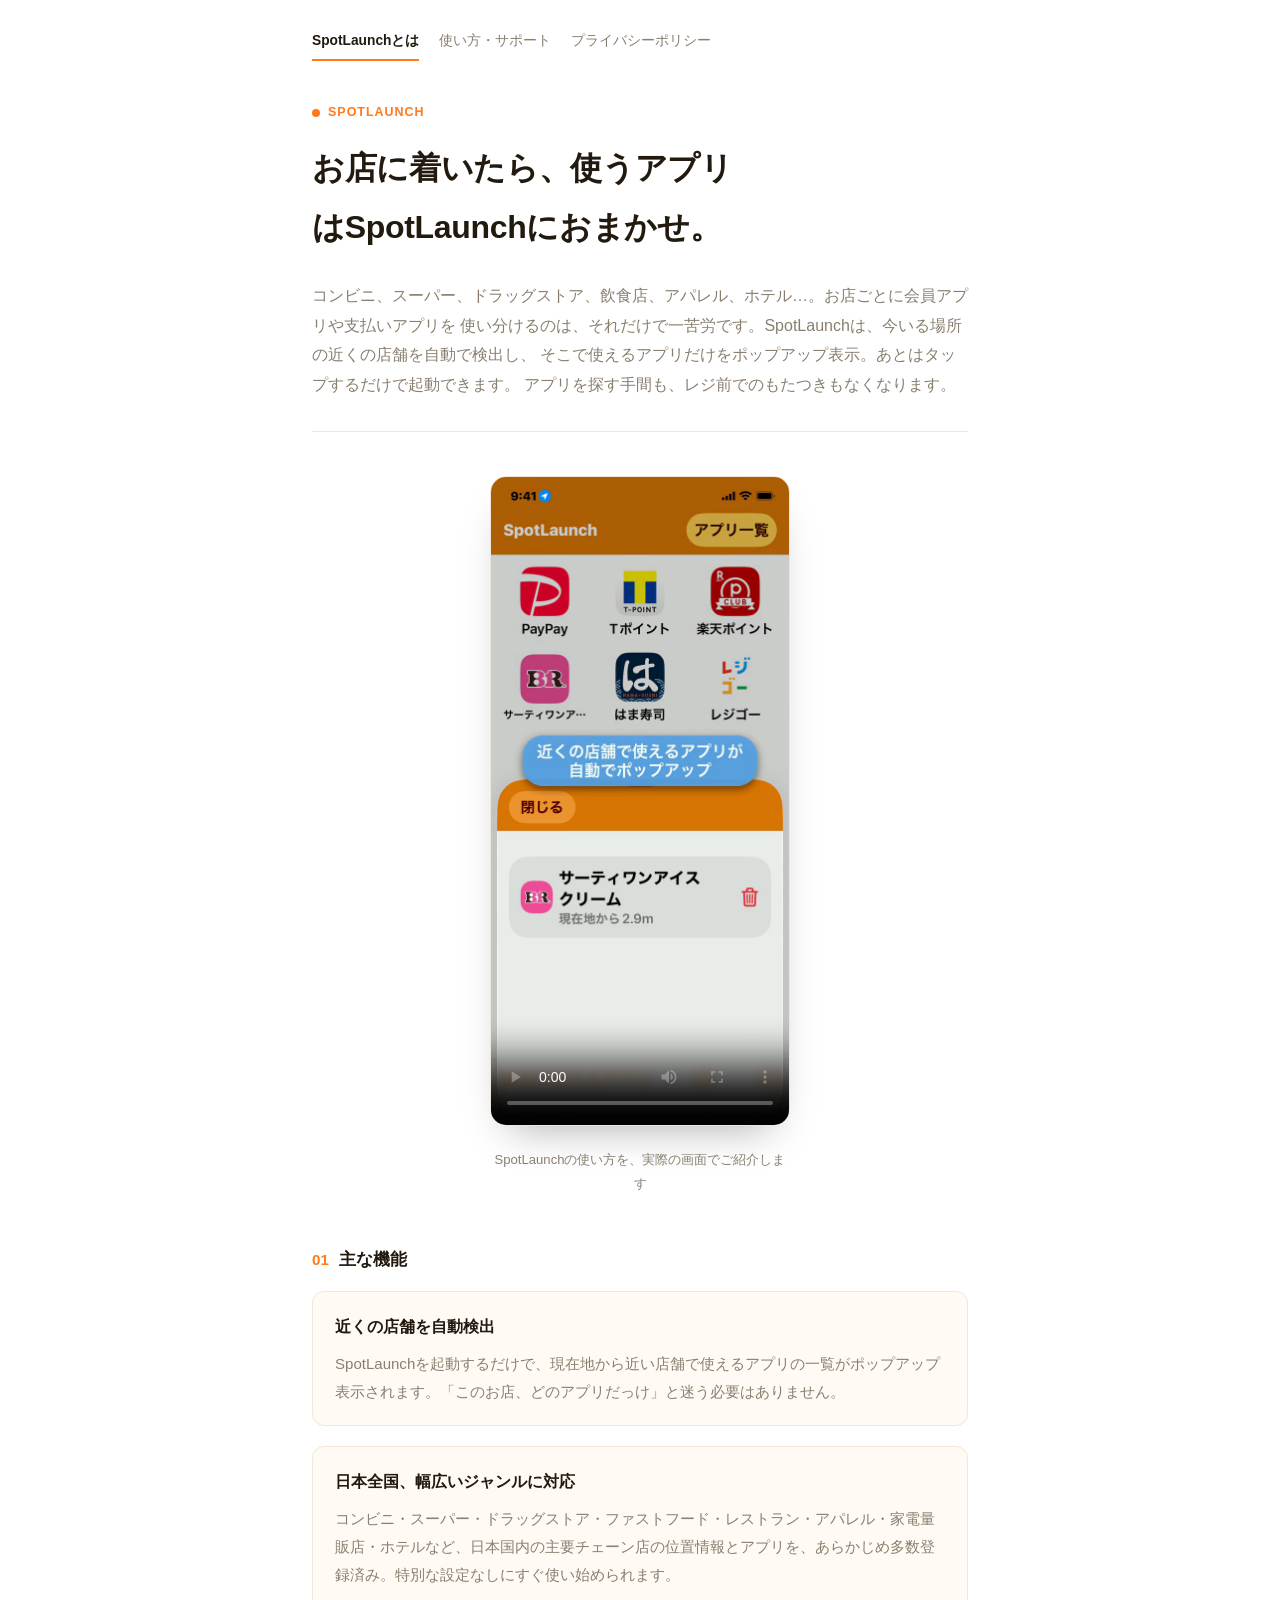
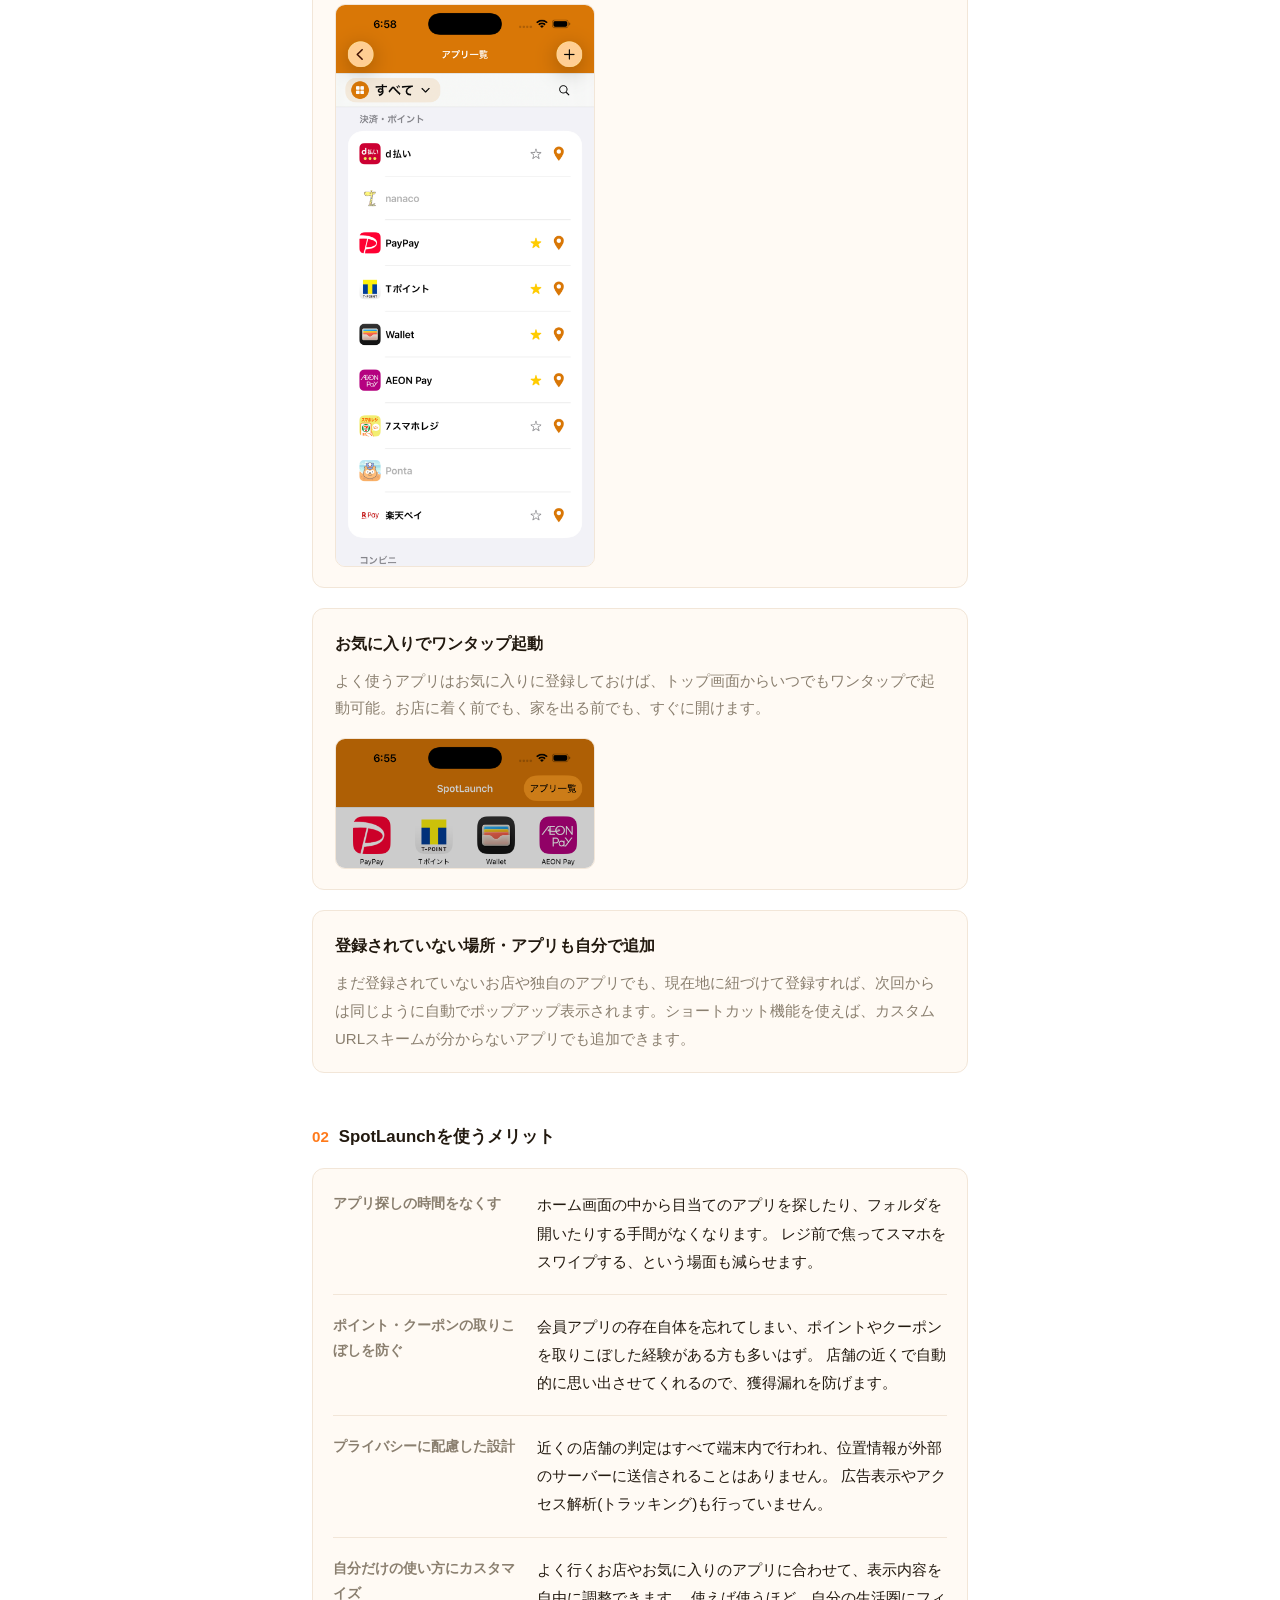
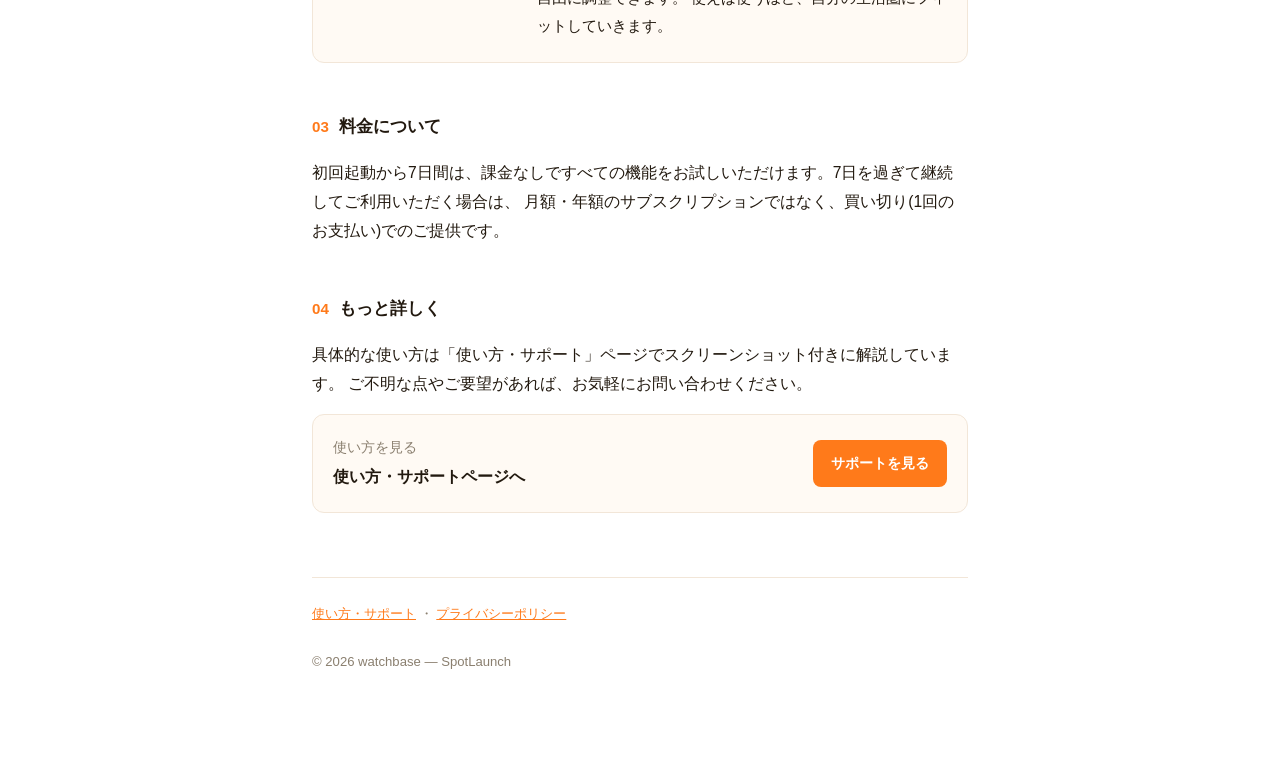
<file: index.html>
<!DOCTYPE html>
<html lang="ja">
<head>
<meta charset="UTF-8">
<meta name="viewport" content="width=device-width, initial-scale=1.0">
<title>SpotLaunch — お店に着いたら、使うアプリを自動でポップアップ</title>
<meta name="description" content="SpotLaunchは、今いる場所の近くにある店舗を検出し、その店舗の会員アプリや支払いアプリを自動的にポップアップ表示するiOSアプリです。">
<link rel="stylesheet" href="styles.css">
</head>
<body>
<nav class="site">
  <a href="index.html" class="current">SpotLaunchとは</a>
  <a href="support.html">使い方・サポート</a>
  <a href="privacy.html">プライバシーポリシー</a>
</nav>
<main>
  <p class="eyebrow">SPOTLAUNCH</p>
  <h1>お店に着いたら、使うアプリはSpotLaunchにおまかせ。</h1>

  <p class="lede">
    コンビニ、スーパー、ドラッグストア、飲食店、アパレル、ホテル…。お店ごとに会員アプリや支払いアプリを
    使い分けるのは、それだけで一苦労です。SpotLaunchは、今いる場所の近くの店舗を自動で検出し、
    そこで使えるアプリだけをポップアップ表示。あとはタップするだけで起動できます。
    アプリを探す手間も、レジ前でのもたつきもなくなります。
  </p>

  <div class="hero-shot">
    <video class="hero-video" controls playsinline preload="metadata" poster="images/HeroVideoPoster.png">
      <source src="videos/app-demo.mp4" type="video/mp4">
    </video>
    <p class="hero-video-caption">SpotLaunchの使い方を、実際の画面でご紹介します</p>
  </div>

  <h2><span class="mark">01</span>主な機能</h2>
  <div class="feature-grid">
    <div class="feature">
      <h3>近くの店舗を自動検出</h3>
      <p>SpotLaunchを起動するだけで、現在地から近い店舗で使えるアプリの一覧がポップアップ表示されます。「このお店、どのアプリだっけ」と迷う必要はありません。</p>
    </div>
    <div class="feature">
      <h3>日本全国、幅広いジャンルに対応</h3>
      <p>コンビニ・スーパー・ドラッグストア・ファストフード・レストラン・アパレル・家電量販店・ホテルなど、日本国内の主要チェーン店の位置情報とアプリを、あらかじめ多数登録済み。特別な設定なしにすぐ使い始められます。</p>
      <img class="shot" src="images/LandingAppList.png" alt="カテゴリ別に整理されたアプリ一覧画面のスクリーンショット">
    </div>
    <div class="feature">
      <h3>お気に入りでワンタップ起動</h3>
      <p>よく使うアプリはお気に入りに登録しておけば、トップ画面からいつでもワンタップで起動可能。お店に着く前でも、家を出る前でも、すぐに開けます。</p>
      <img class="shot" src="images/LandingHome.png" alt="お気に入り登録したアプリがトップ画面に並ぶスクリーンショット">
    </div>
    <div class="feature">
      <h3>登録されていない場所・アプリも自分で追加</h3>
      <p>まだ登録されていないお店や独自のアプリでも、現在地に紐づけて登録すれば、次回からは同じように自動でポップアップ表示されます。ショートカット機能を使えば、カスタムURLスキームが分からないアプリでも追加できます。</p>
    </div>
  </div>

  <h2><span class="mark">02</span>SpotLaunchを使うメリット</h2>
  <dl class="card">
    <div class="row">
      <dt>アプリ探しの時間をなくす</dt>
      <dd>
        ホーム画面の中から目当てのアプリを探したり、フォルダを開いたりする手間がなくなります。
        レジ前で焦ってスマホをスワイプする、という場面も減らせます。
      </dd>
    </div>
    <div class="row">
      <dt>ポイント・クーポンの取りこぼしを防ぐ</dt>
      <dd>
        会員アプリの存在自体を忘れてしまい、ポイントやクーポンを取りこぼした経験がある方も多いはず。
        店舗の近くで自動的に思い出させてくれるので、獲得漏れを防げます。
      </dd>
    </div>
    <div class="row">
      <dt>プライバシーに配慮した設計</dt>
      <dd>
        近くの店舗の判定はすべて端末内で行われ、位置情報が外部のサーバーに送信されることはありません。
        広告表示やアクセス解析(トラッキング)も行っていません。
      </dd>
    </div>
    <div class="row">
      <dt>自分だけの使い方にカスタマイズ</dt>
      <dd>
        よく行くお店やお気に入りのアプリに合わせて、表示内容を自由に調整できます。
        使えば使うほど、自分の生活圏にフィットしていきます。
      </dd>
    </div>
  </dl>

  <h2><span class="mark">03</span>料金について</h2>
  <p>
    初回起動から7日間は、課金なしですべての機能をお試しいただけます。7日を過ぎて継続してご利用いただく場合は、
    月額・年額のサブスクリプションではなく、買い切り(1回のお支払い)でのご提供です。
  </p>

  <h2><span class="mark">04</span>もっと詳しく</h2>
  <p>
    具体的な使い方は「使い方・サポート」ページでスクリーンショット付きに解説しています。
    ご不明な点やご要望があれば、お気軽にお問い合わせください。
  </p>
  <div class="contact-card">
    <div>
      <div class="label">使い方を見る</div>
      <div class="email">使い方・サポートページへ</div>
    </div>
    <a class="button" href="support.html">サポートを見る</a>
  </div>

  <footer>
    <a href="support.html">使い方・サポート</a> ・
    <a href="privacy.html">プライバシーポリシー</a><br><br>
    © 2026 watchbase — SpotLaunch
  </footer>
</main>
</body>
</html>
</file>
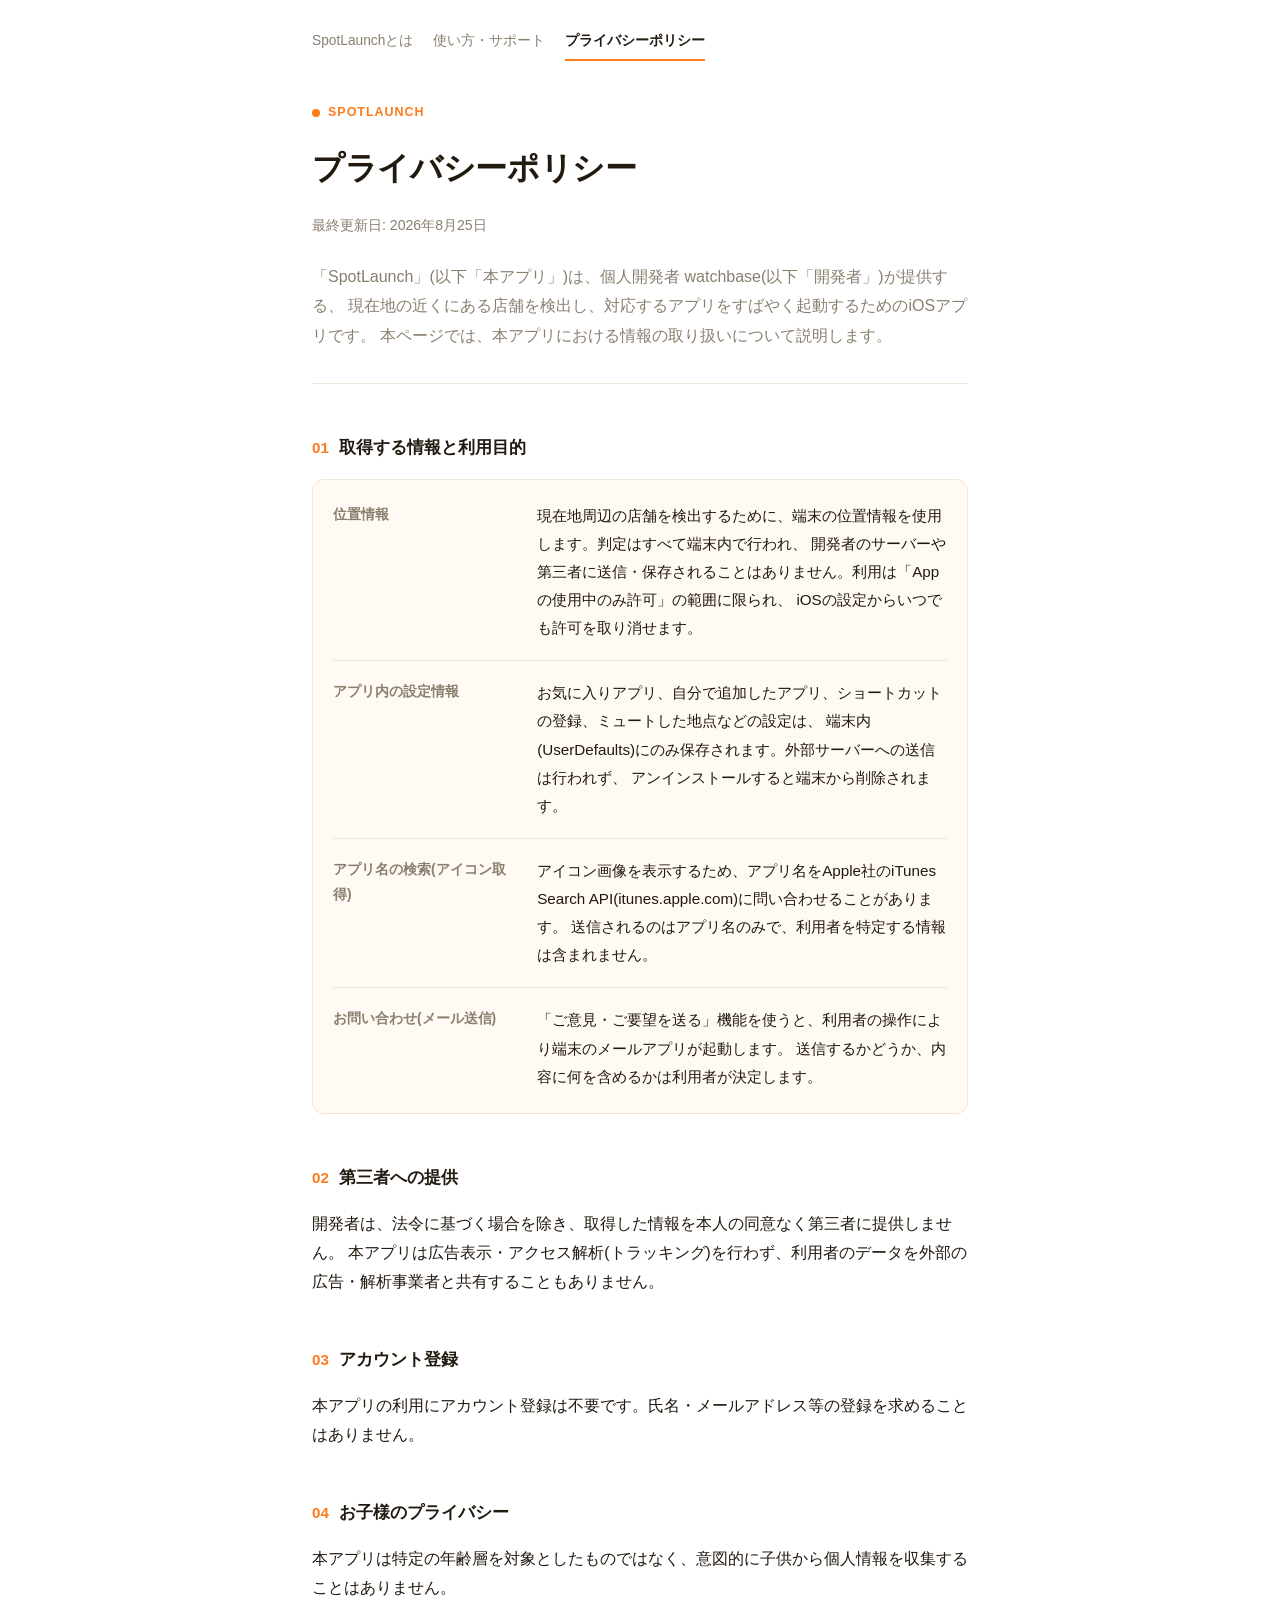
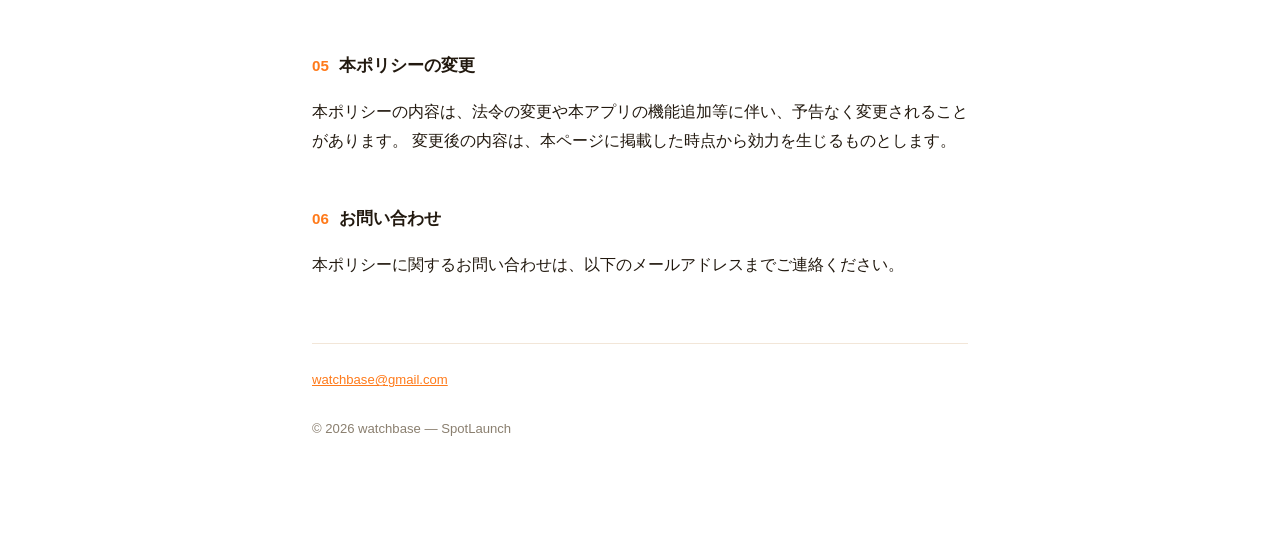
<file: privacy.html>
<!DOCTYPE html>
<html lang="ja">
<head>
<meta charset="UTF-8">
<meta name="viewport" content="width=device-width, initial-scale=1.0">
<title>プライバシーポリシー | SpotLaunch</title>
<link rel="stylesheet" href="styles.css">
</head>
<body>
<nav class="site">
  <a href="index.html">SpotLaunchとは</a>
  <a href="support.html">使い方・サポート</a>
  <a href="privacy.html" class="current">プライバシーポリシー</a>
</nav>
<main>
  <p class="eyebrow">SPOTLAUNCH</p>
  <h1>プライバシーポリシー</h1>
  <p class="updated">最終更新日: 2026年8月25日</p>

  <p class="lede">
    「SpotLaunch」(以下「本アプリ」)は、個人開発者 watchbase(以下「開発者」)が提供する、
    現在地の近くにある店舗を検出し、対応するアプリをすばやく起動するためのiOSアプリです。
    本ページでは、本アプリにおける情報の取り扱いについて説明します。
  </p>

  <h2><span class="mark">01</span>取得する情報と利用目的</h2>
  <dl class="card">
    <div class="row">
      <dt>位置情報</dt>
      <dd>
        現在地周辺の店舗を検出するために、端末の位置情報を使用します。判定はすべて端末内で行われ、
        開発者のサーバーや第三者に送信・保存されることはありません。利用は「Appの使用中のみ許可」の範囲に限られ、
        iOSの設定からいつでも許可を取り消せます。
      </dd>
    </div>
    <div class="row">
      <dt>アプリ内の設定情報</dt>
      <dd>
        お気に入りアプリ、自分で追加したアプリ、ショートカットの登録、ミュートした地点などの設定は、
        端末内(UserDefaults)にのみ保存されます。外部サーバーへの送信は行われず、
        アンインストールすると端末から削除されます。
      </dd>
    </div>
    <div class="row">
      <dt>アプリ名の検索(アイコン取得)</dt>
      <dd>
        アイコン画像を表示するため、アプリ名をApple社のiTunes Search API(itunes.apple.com)に問い合わせることがあります。
        送信されるのはアプリ名のみで、利用者を特定する情報は含まれません。
      </dd>
    </div>
    <div class="row">
      <dt>お問い合わせ(メール送信)</dt>
      <dd>
        「ご意見・ご要望を送る」機能を使うと、利用者の操作により端末のメールアプリが起動します。
        送信するかどうか、内容に何を含めるかは利用者が決定します。
      </dd>
    </div>
  </dl>

  <h2><span class="mark">02</span>第三者への提供</h2>
  <p>
    開発者は、法令に基づく場合を除き、取得した情報を本人の同意なく第三者に提供しません。
    本アプリは広告表示・アクセス解析(トラッキング)を行わず、利用者のデータを外部の広告・解析事業者と共有することもありません。
  </p>

  <h2><span class="mark">03</span>アカウント登録</h2>
  <p>
    本アプリの利用にアカウント登録は不要です。氏名・メールアドレス等の登録を求めることはありません。
  </p>

  <h2><span class="mark">04</span>お子様のプライバシー</h2>
  <p>
    本アプリは特定の年齢層を対象としたものではなく、意図的に子供から個人情報を収集することはありません。
  </p>

  <h2><span class="mark">05</span>本ポリシーの変更</h2>
  <p>
    本ポリシーの内容は、法令の変更や本アプリの機能追加等に伴い、予告なく変更されることがあります。
    変更後の内容は、本ページに掲載した時点から効力を生じるものとします。
  </p>

  <h2><span class="mark">06</span>お問い合わせ</h2>
  <p>
    本ポリシーに関するお問い合わせは、以下のメールアドレスまでご連絡ください。
  </p>

  <footer>
    <a href="mailto:watchbase@gmail.com">watchbase@gmail.com</a><br><br>
    © 2026 watchbase — SpotLaunch
  </footer>
</main>
</body>
</html>
</file>
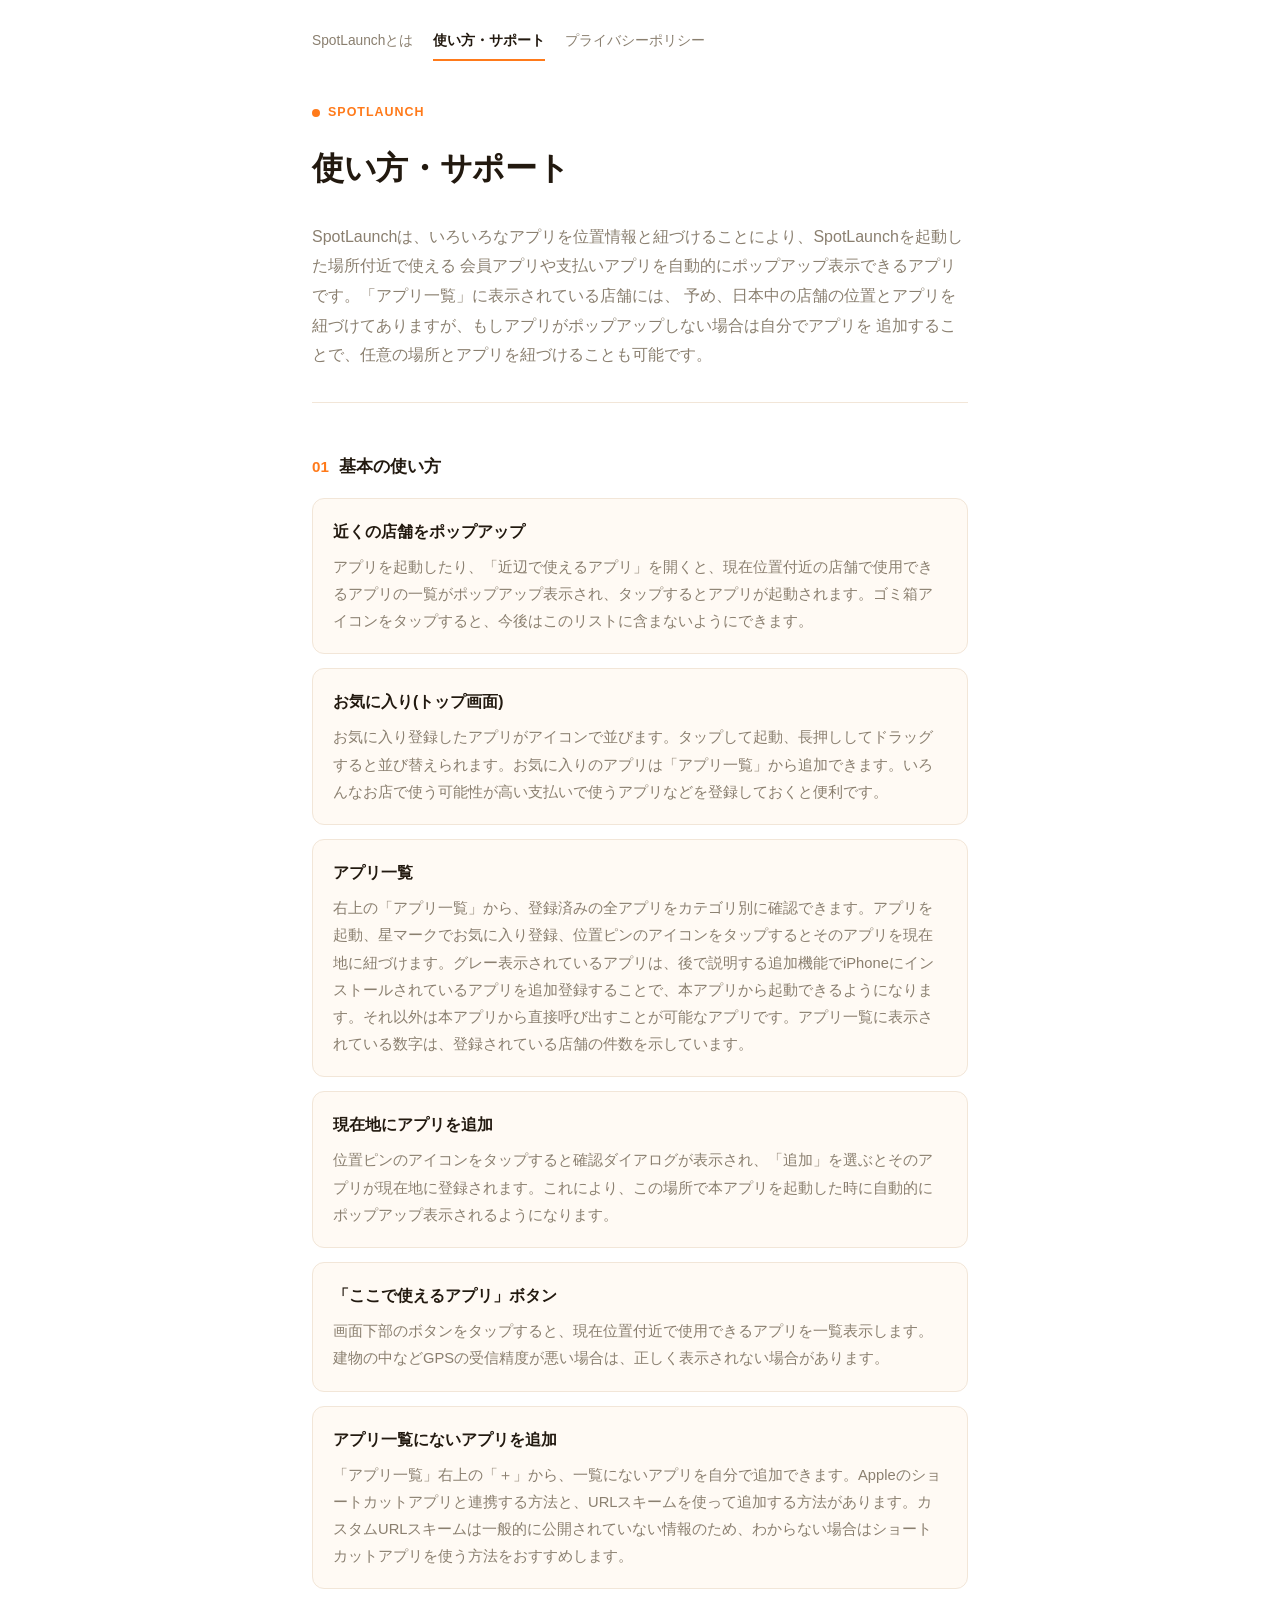
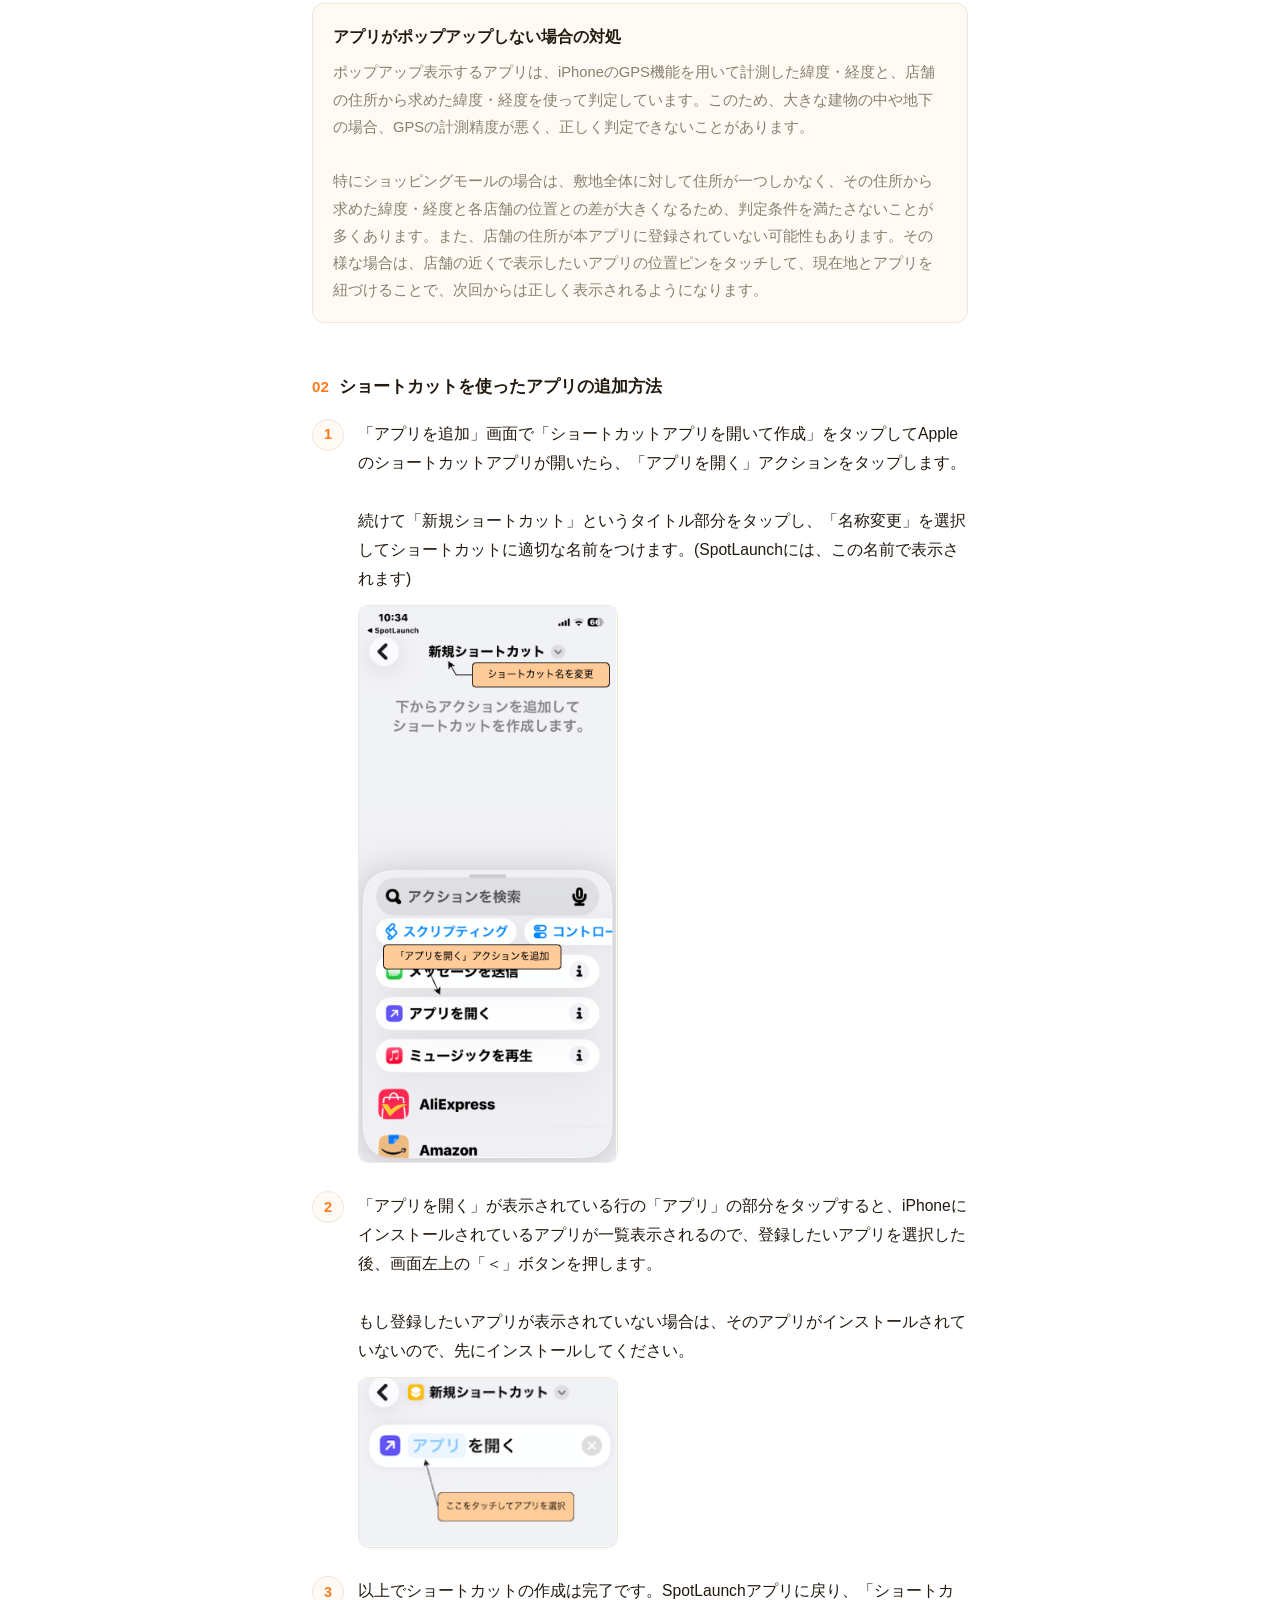
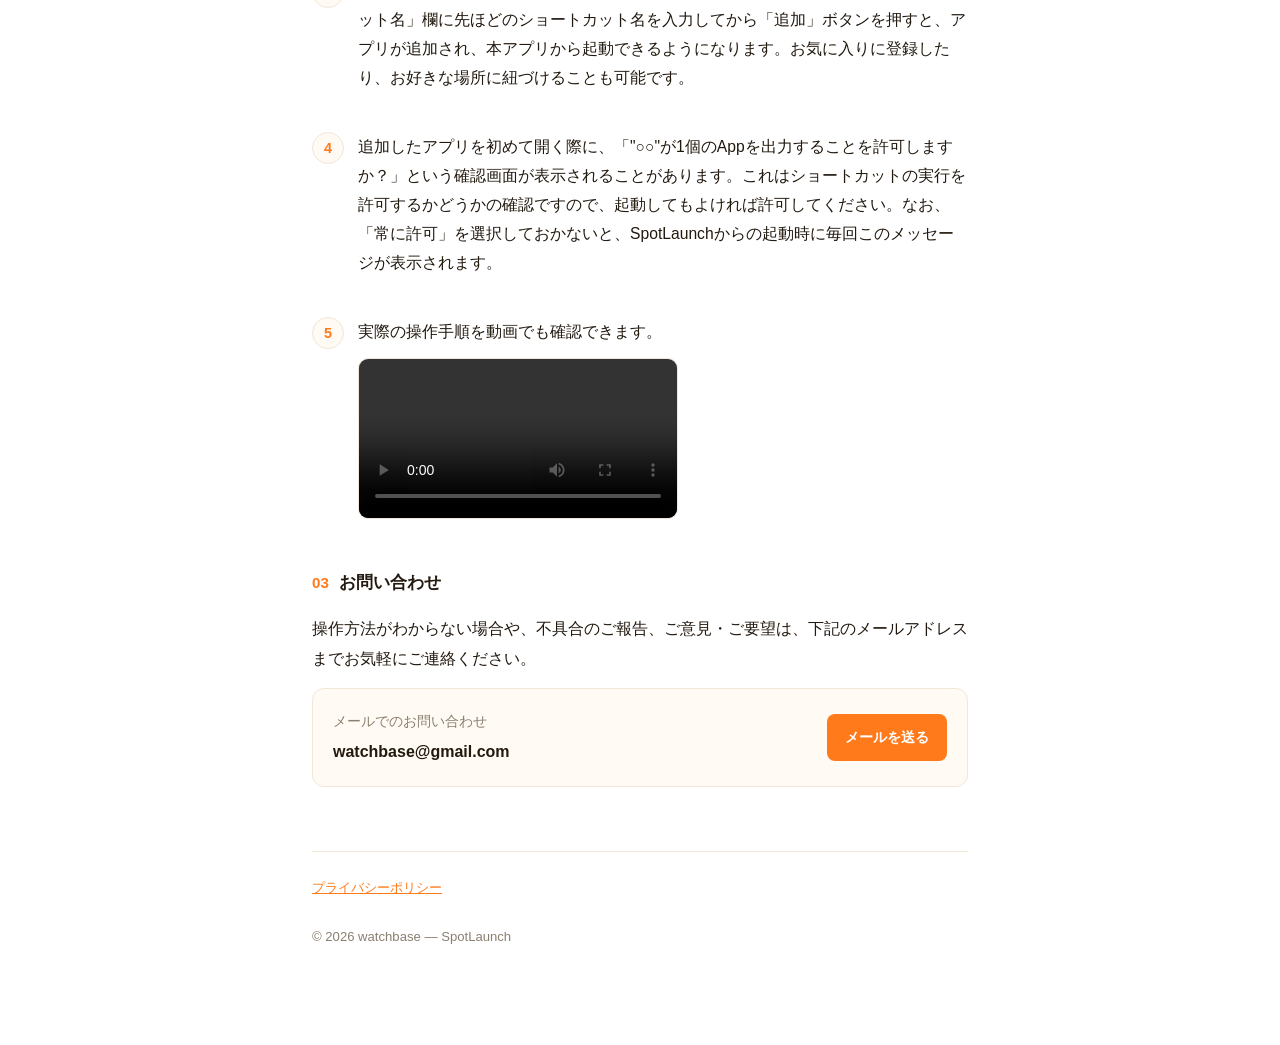
<file: support.html>
<!DOCTYPE html>
<html lang="ja">
<head>
<meta charset="UTF-8">
<meta name="viewport" content="width=device-width, initial-scale=1.0">
<title>使い方・サポート | SpotLaunch</title>
<link rel="stylesheet" href="styles.css">
</head>
<body>
<nav class="site">
  <a href="index.html">SpotLaunchとは</a>
  <a href="support.html" class="current">使い方・サポート</a>
  <a href="privacy.html">プライバシーポリシー</a>
</nav>
<main>
  <p class="eyebrow">SPOTLAUNCH</p>
  <h1>使い方・サポート</h1>

  <p class="lede">
    SpotLaunchは、いろいろなアプリを位置情報と紐づけることにより、SpotLaunchを起動した場所付近で使える
    会員アプリや支払いアプリを自動的にポップアップ表示できるアプリです。「アプリ一覧」に表示されている店舗には、
    予め、日本中の店舗の位置とアプリを紐づけてありますが、もしアプリがポップアップしない場合は自分でアプリを
    追加することで、任意の場所とアプリを紐づけることも可能です。
  </p>

  <h2><span class="mark">01</span>基本の使い方</h2>
  <div class="faq">
    <div class="faq-item">
      <h3>近くの店舗をポップアップ</h3>
      <p>アプリを起動したり、「近辺で使えるアプリ」を開くと、現在位置付近の店舗で使用できるアプリの一覧がポップアップ表示され、タップするとアプリが起動されます。ゴミ箱アイコンをタップすると、今後はこのリストに含まないようにできます。</p>
    </div>
    <div class="faq-item">
      <h3>お気に入り(トップ画面)</h3>
      <p>お気に入り登録したアプリがアイコンで並びます。タップして起動、長押ししてドラッグすると並び替えられます。お気に入りのアプリは「アプリ一覧」から追加できます。いろんなお店で使う可能性が高い支払いで使うアプリなどを登録しておくと便利です。</p>
    </div>
    <div class="faq-item">
      <h3>アプリ一覧</h3>
      <p>右上の「アプリ一覧」から、登録済みの全アプリをカテゴリ別に確認できます。アプリを起動、星マークでお気に入り登録、位置ピンのアイコンをタップするとそのアプリを現在地に紐づけます。グレー表示されているアプリは、後で説明する追加機能でiPhoneにインストールされているアプリを追加登録することで、本アプリから起動できるようになります。それ以外は本アプリから直接呼び出すことが可能なアプリです。アプリ一覧に表示されている数字は、登録されている店舗の件数を示しています。</p>
    </div>
    <div class="faq-item">
      <h3>現在地にアプリを追加</h3>
      <p>位置ピンのアイコンをタップすると確認ダイアログが表示され、「追加」を選ぶとそのアプリが現在地に登録されます。これにより、この場所で本アプリを起動した時に自動的にポップアップ表示されるようになります。</p>
    </div>
    <div class="faq-item">
      <h3>「ここで使えるアプリ」ボタン</h3>
      <p>画面下部のボタンをタップすると、現在位置付近で使用できるアプリを一覧表示します。建物の中などGPSの受信精度が悪い場合は、正しく表示されない場合があります。</p>
    </div>
    <div class="faq-item">
      <h3>アプリ一覧にないアプリを追加</h3>
      <p>「アプリ一覧」右上の「＋」から、一覧にないアプリを自分で追加できます。Appleのショートカットアプリと連携する方法と、URLスキームを使って追加する方法があります。カスタムURLスキームは一般的に公開されていない情報のため、わからない場合はショートカットアプリを使う方法をおすすめします。</p>
    </div>
    <div class="faq-item">
      <h3>アプリがポップアップしない場合の対処</h3>
      <p>ポップアップ表示するアプリは、iPhoneのGPS機能を用いて計測した緯度・経度と、店舗の住所から求めた緯度・経度を使って判定しています。このため、大きな建物の中や地下の場合、GPSの計測精度が悪く、正しく判定できないことがあります。

特にショッピングモールの場合は、敷地全体に対して住所が一つしかなく、その住所から求めた緯度・経度と各店舗の位置との差が大きくなるため、判定条件を満たさないことが多くあります。また、店舗の住所が本アプリに登録されていない可能性もあります。その様な場合は、店舗の近くで表示したいアプリの位置ピンをタッチして、現在地とアプリを紐づけることで、次回からは正しく表示されるようになります。</p>
    </div>
  </div>

  <h2><span class="mark">02</span>ショートカットを使ったアプリの追加方法</h2>
  <div class="steps">
    <div class="step">
      <div class="num">1</div>
      <div>
        <p>「アプリを追加」画面で「ショートカットアプリを開いて作成」をタップしてAppleのショートカットアプリが開いたら、「アプリを開く」アクションをタップします。

続けて「新規ショートカット」というタイトル部分をタップし、「名称変更」を選択してショートカットに適切な名前をつけます。(SpotLaunchには、この名前で表示されます)</p>
        <img src="images/HelpShortcutNewScreen.png" alt="ショートカットアプリで名称を変更する画面のスクリーンショット">
      </div>
    </div>
    <div class="step">
      <div class="num">2</div>
      <div>
        <p>「アプリを開く」が表示されている行の「アプリ」の部分をタップすると、iPhoneにインストールされているアプリが一覧表示されるので、登録したいアプリを選択した後、画面左上の「＜」ボタンを押します。

もし登録したいアプリが表示されていない場合は、そのアプリがインストールされていないので、先にインストールしてください。</p>
        <img src="images/HelpShortcutOpenApp.png" alt="ショートカットで開くアプリを選択する画面のスクリーンショット">
      </div>
    </div>
    <div class="step">
      <div class="num">3</div>
      <div>
        <p>以上でショートカットの作成は完了です。SpotLaunchアプリに戻り、「ショートカット名」欄に先ほどのショートカット名を入力してから「追加」ボタンを押すと、アプリが追加され、本アプリから起動できるようになります。お気に入りに登録したり、お好きな場所に紐づけることも可能です。</p>
      </div>
    </div>
    <div class="step">
      <div class="num">4</div>
      <div>
        <p>追加したアプリを初めて開く際に、「"○○"が1個のAppを出力することを許可しますか？」という確認画面が表示されることがあります。これはショートカットの実行を許可するかどうかの確認ですので、起動してもよければ許可してください。なお、「常に許可」を選択しておかないと、SpotLaunchからの起動時に毎回このメッセージが表示されます。</p>
      </div>
    </div>
    <div class="step">
      <div class="num">5</div>
      <div>
        <p>実際の操作手順を動画でも確認できます。</p>
        <video class="how-to-video" src="videos/app-registration-guide.mp4" controls playsinline preload="metadata"></video>
      </div>
    </div>
  </div>

  <h2><span class="mark">03</span>お問い合わせ</h2>
  <p>操作方法がわからない場合や、不具合のご報告、ご意見・ご要望は、下記のメールアドレスまでお気軽にご連絡ください。</p>
  <div class="contact-card">
    <div>
      <div class="label">メールでのお問い合わせ</div>
      <div class="email">watchbase@gmail.com</div>
    </div>
    <a class="button" href="mailto:watchbase@gmail.com">メールを送る</a>
  </div>

  <footer>
    <a href="privacy.html">プライバシーポリシー</a><br><br>
    © 2026 watchbase — SpotLaunch
  </footer>
</main>
</body>
</html>
</file>
<file: styles.css>
:root {
  --bg: #ffffff;
  --surface: #fffaf4;
  --fg: #22190f;
  --muted: #8a7f6f;
  --accent: #ff7a1a;
  --border: #f2e6d8;
}
@media (prefers-color-scheme: dark) {
  :root:not([data-theme="light"]) {
    --bg: #201a12;
    --surface: #2a2117;
    --fg: #fbf3e7;
    --muted: #c2b39d;
    --accent: #ffa64d;
    --border: #3d3122;
  }
}
:root[data-theme="dark"] {
  --bg: #201a12;
  --surface: #2a2117;
  --fg: #fbf3e7;
  --muted: #c2b39d;
  --accent: #ffa64d;
  --border: #3d3122;
}

* { box-sizing: border-box; }

body {
  margin: 0;
  background: var(--bg);
  color: var(--fg);
  font-family: -apple-system, BlinkMacSystemFont, "Hiragino Sans", "Hiragino Kaku Gothic ProN", "Yu Gothic", sans-serif;
  line-height: 1.85;
  -webkit-font-smoothing: antialiased;
}

main {
  max-width: 700px;
  margin: 0 auto;
  padding: 0 22px 96px;
}

nav.site {
  max-width: 700px;
  margin: 0 auto;
  padding: 28px 22px 0;
  display: flex;
  gap: 20px;
  font-size: 0.86rem;
}
nav.site a {
  color: var(--muted);
  text-decoration: none;
  padding-bottom: 6px;
  border-bottom: 2px solid transparent;
}
nav.site a.current {
  color: var(--fg);
  border-bottom-color: var(--accent);
  font-weight: 600;
}
nav.site a:hover {
  color: var(--fg);
}

.eyebrow {
  display: inline-flex;
  align-items: center;
  gap: 8px;
  font-size: 0.78rem;
  letter-spacing: 0.08em;
  color: var(--accent);
  font-weight: 600;
  margin: 40px 0 14px;
}
.eyebrow::before {
  content: "";
  width: 8px;
  height: 8px;
  border-radius: 50%;
  background: var(--accent);
}

h1 {
  font-size: clamp(1.6rem, 4vw, 2rem);
  margin: 0 0 6px;
  text-wrap: balance;
  letter-spacing: -0.01em;
}

.updated {
  color: var(--muted);
  font-size: 0.88rem;
  margin-bottom: 12px;
  font-variant-numeric: tabular-nums;
}

.lede {
  color: var(--muted);
  font-size: 1rem;
  margin: 24px 0 44px;
  padding-bottom: 32px;
  border-bottom: 1px solid var(--border);
}

h2 {
  font-size: 1.05rem;
  margin: 48px 0 16px;
  color: var(--fg);
  display: flex;
  align-items: baseline;
  gap: 10px;
}
h2 .mark {
  color: var(--accent);
  font-size: 0.9em;
}

p, li {
  font-size: 0.98rem;
  color: var(--fg);
}

.card {
  background: var(--surface);
  border: 1px solid var(--border);
  border-radius: 12px;
  padding: 4px 20px;
}
.row {
  display: grid;
  grid-template-columns: minmax(120px, 30%) 1fr;
  gap: 6px 20px;
  padding: 18px 0;
}
.row + .row {
  border-top: 1px solid var(--border);
}
.row dt {
  color: var(--muted);
  font-size: 0.86rem;
  font-weight: 600;
}
.row dd {
  margin: 0;
  font-size: 0.95rem;
}
dl.card { margin: 0; }

a {
  color: var(--accent);
  text-decoration-thickness: 1px;
}
a:focus-visible, button:focus-visible {
  outline: 2px solid var(--accent);
  outline-offset: 2px;
}

footer {
  margin-top: 64px;
  padding-top: 24px;
  border-top: 1px solid var(--border);
  color: var(--muted);
  font-size: 0.82rem;
}

/* --- support page specific --- */
.faq {
  display: flex;
  flex-direction: column;
  gap: 14px;
}
.faq-item {
  background: var(--surface);
  border: 1px solid var(--border);
  border-radius: 12px;
  padding: 18px 20px;
}
.faq-item h3 {
  margin: 0 0 8px;
  font-size: 0.98rem;
  display: flex;
  gap: 10px;
}
.faq-item h3 .icon {
  color: var(--accent);
}
.faq-item p {
  margin: 0;
  color: var(--muted);
  font-size: 0.92rem;
  white-space: pre-line;
}

/* --- landing page specific --- */
.hero-shot {
  margin: 8px 0 44px;
  text-align: center;
}
.hero-shot img,
.hero-shot video {
  max-width: 300px;
  width: 100%;
  border-radius: 16px;
  border: 1px solid var(--border);
  box-shadow: 0 20px 40px -20px rgba(0, 0, 0, 0.35);
}
.hero-video-caption {
  margin: 12px auto 0;
  max-width: 300px;
  color: var(--muted);
  font-size: 0.82rem;
}

.feature-grid {
  display: flex;
  flex-direction: column;
  gap: 20px;
}
.feature {
  background: var(--surface);
  border: 1px solid var(--border);
  border-radius: 12px;
  padding: 20px 22px;
}
.feature h3 {
  margin: 0 0 8px;
  font-size: 1rem;
}
.feature p {
  margin: 0;
  color: var(--muted);
  font-size: 0.94rem;
}
.feature img.shot {
  max-width: 260px;
  width: 100%;
  border-radius: 10px;
  border: 1px solid var(--border);
  display: block;
  margin-top: 16px;
}

.steps {
  display: flex;
  flex-direction: column;
  gap: 28px;
}
.step {
  display: grid;
  grid-template-columns: 32px 1fr;
  gap: 14px;
}
.step .num {
  width: 32px;
  height: 32px;
  border-radius: 50%;
  background: var(--surface);
  border: 1px solid var(--border);
  color: var(--accent);
  display: flex;
  align-items: center;
  justify-content: center;
  font-weight: 700;
  font-size: 0.9rem;
}
.step p {
  margin: 0 0 12px;
  white-space: pre-line;
}
.step img {
  max-width: 260px;
  width: 100%;
  border-radius: 10px;
  border: 1px solid var(--border);
  display: block;
}

.how-to-video {
  max-width: 320px;
  width: 100%;
  border-radius: 10px;
  border: 1px solid var(--border);
  display: block;
  margin-top: 8px;
}

.contact-card {
  background: var(--surface);
  border: 1px solid var(--border);
  border-radius: 12px;
  padding: 20px;
  display: flex;
  align-items: center;
  justify-content: space-between;
  gap: 16px;
  flex-wrap: wrap;
}
.contact-card .label {
  color: var(--muted);
  font-size: 0.86rem;
  margin-bottom: 2px;
}
.contact-card .email {
  font-size: 1rem;
  font-weight: 600;
}
.contact-card a.button {
  background: var(--accent);
  color: #fff;
  padding: 10px 18px;
  border-radius: 8px;
  text-decoration: none;
  font-size: 0.9rem;
  font-weight: 600;
  white-space: nowrap;
}

@media (max-width: 480px) {
  .row { grid-template-columns: 1fr; gap: 4px; }
  .step { grid-template-columns: 28px 1fr; }
}
</file>
